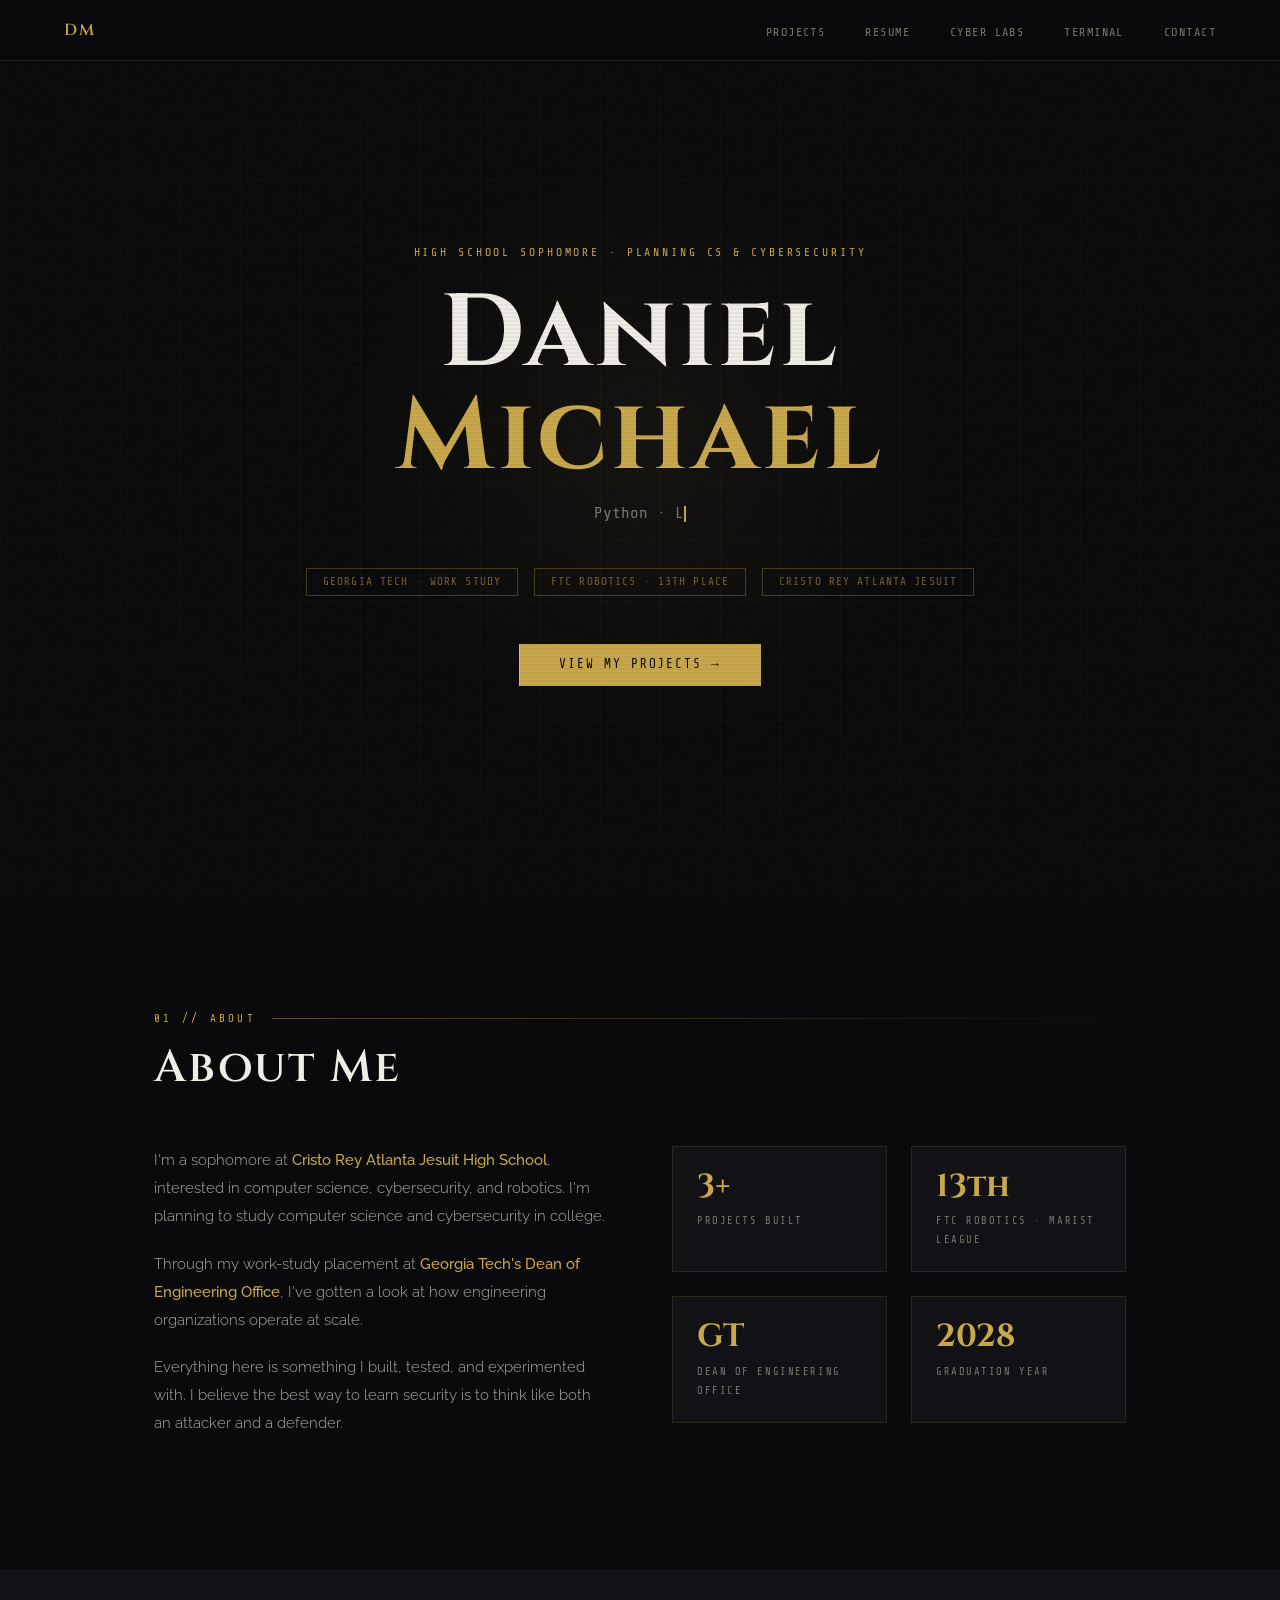
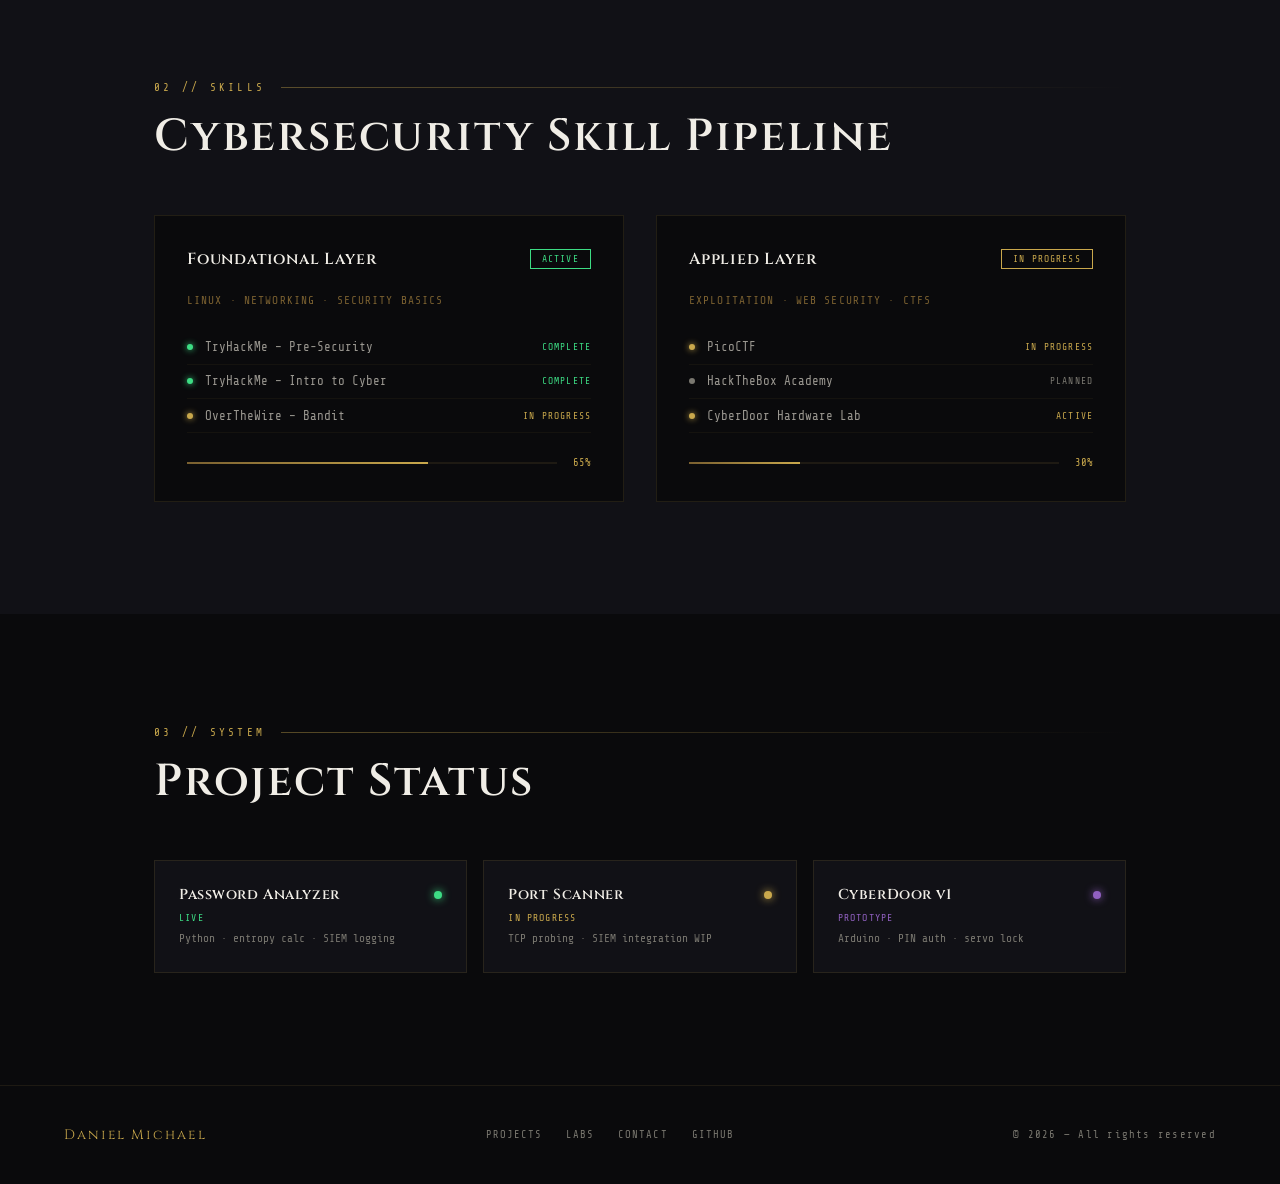
<file: index.html>
<!DOCTYPE html>
<html lang="en">
<head>
  <meta charset="UTF-8" />
  <meta name="viewport" content="width=device-width, initial-scale=1.0" />
  <title>Daniel Michael | Portfolio</title>
  <link href="https://fonts.googleapis.com/css2?family=Share+Tech+Mono&family=Cinzel:wght@400;600;700&family=Raleway:wght@300;400;500&display=swap" rel="stylesheet" />
  <link rel="stylesheet" href="style.css" />
  <style>
    .hero { min-height:100vh; display:flex; align-items:center; justify-content:center; position:relative; overflow:hidden; padding:6rem 4rem 4rem; }
    .hero-grid { position:absolute; inset:0; background-image:linear-gradient(rgba(201,168,76,0.04) 1px,transparent 1px),linear-gradient(90deg,rgba(201,168,76,0.04) 1px,transparent 1px); background-size:60px 60px; mask-image:radial-gradient(ellipse 80% 80% at 50% 50%,black 40%,transparent 100%); }
    .hero-orb { position:absolute; width:600px; height:600px; background:radial-gradient(circle,rgba(201,168,76,0.06) 0%,transparent 70%); border-radius:50%; top:50%; left:50%; transform:translate(-50%,-50%); animation:pulse 6s ease-in-out infinite; }
    @keyframes pulse { 0%,100%{opacity:.6;transform:translate(-50%,-50%) scale(1)} 50%{opacity:1;transform:translate(-50%,-50%) scale(1.08)} }
    .hero-content { position:relative; z-index:2; text-align:center; max-width:900px; }
    .hero-tag { font-family:var(--font-mono); font-size:.72rem; letter-spacing:.25em; color:var(--gold); text-transform:uppercase; margin-bottom:1.5rem; opacity:0; animation:fadeUp .6s .2s forwards; }
    .hero-name { font-family:var(--font-display); font-size:clamp(3rem,8vw,6.5rem); font-weight:700; line-height:1; letter-spacing:.04em; color:var(--white); margin-bottom:1rem; opacity:0; animation:fadeUp .6s .4s forwards; }
    .hero-name span { color:var(--gold); }
    .hero-subtitle { font-family:var(--font-mono); font-size:1rem; color:var(--muted); min-height:1.5em; margin-bottom:2.5rem; opacity:0; animation:fadeUp .6s .6s forwards; }
    .cursor { display:inline-block; width:2px; height:1em; background:var(--gold); vertical-align:text-bottom; animation:blink 1s step-end infinite; }
    @keyframes blink { 0%,100%{opacity:1} 50%{opacity:0} }
    .hero-badges { display:flex; gap:1rem; justify-content:center; flex-wrap:wrap; margin-bottom:3rem; opacity:0; animation:fadeUp .6s .8s forwards; }
    .hero-badge { font-family:var(--font-mono); font-size:.7rem; letter-spacing:.1em; padding:.4rem 1rem; border:1px solid rgba(201,168,76,.3); color:var(--gold-dim); text-transform:uppercase; }
    .hero-cta { display:inline-flex; align-items:center; font-family:var(--font-mono); font-size:.8rem; letter-spacing:.15em; text-transform:uppercase; text-decoration:none; color:var(--obsidian); background:var(--gold); padding:.85rem 2.5rem; position:relative; overflow:hidden; opacity:0; animation:fadeUp .6s 1s forwards; }
    .hero-cta::before { content:''; position:absolute; inset:0; background:var(--gold-light); transform:translateX(-100%); transition:transform .3s; }
    .hero-cta:hover::before { transform:translateX(0); }
    .hero-cta span { position:relative; z-index:1; }
    .scroll-hint { position:absolute; bottom:2rem; left:50%; transform:translateX(-50%); font-family:var(--font-mono); font-size:.65rem; letter-spacing:.2em; color:var(--gold-dim); text-transform:uppercase; display:flex; flex-direction:column; align-items:center; gap:.5rem; animation:fadeUp .6s 1.4s forwards; opacity:0; }
    .scroll-line { width:1px; height:40px; background:linear-gradient(to bottom,var(--gold-dim),transparent); animation:scrollDrop 2s ease-in-out infinite; }
    @keyframes scrollDrop { 0%,100%{transform:scaleY(1);opacity:1} 50%{transform:scaleY(.5);opacity:.4} }

    /* About */
    .about-grid { display:grid; grid-template-columns:1fr 1fr; gap:4rem; align-items:start; }
    .about-text p { font-size:.95rem; line-height:1.85; color:#b0ada6; margin-bottom:1.2rem; }
    .about-text p strong { color:var(--gold); font-weight:500; }
    .about-stats { display:grid; grid-template-columns:1fr 1fr; gap:1.5rem; }
    .stat-card { border:1px solid rgba(201,168,76,.15); padding:1.5rem; background:var(--obsidian-2); position:relative; overflow:hidden; transition:border-color .3s; }
    .stat-card::before { content:''; position:absolute; top:0; left:0; width:3px; height:0; background:var(--gold); transition:height .3s; }
    .stat-card:hover { border-color:rgba(201,168,76,.4); }
    .stat-card:hover::before { height:100%; }
    .stat-num { font-family:var(--font-display); font-size:2rem; color:var(--gold); font-weight:700; display:block; line-height:1; margin-bottom:.4rem; }
    .stat-label { font-family:var(--font-mono); font-size:.65rem; letter-spacing:.15em; color:var(--muted); text-transform:uppercase; }

    /* Skill pipeline */
    .skills-bg { background:var(--obsidian-2); padding:7rem 0; }
    .pipeline { display:grid; grid-template-columns:1fr 1fr; gap:2rem; margin-top:2rem; }
    .pipeline-card { border:1px solid rgba(201,168,76,.12); background:var(--obsidian); padding:2rem; transition:transform .3s,border-color .3s; }
    .pipeline-card:hover { transform:translateY(-4px); border-color:rgba(201,168,76,.35); }
    .pipeline-head { display:flex; align-items:center; justify-content:space-between; margin-bottom:1.5rem; }
    .pipeline-layer { font-family:var(--font-display); font-size:1rem; font-weight:600; color:var(--white); letter-spacing:.05em; }
    .p-tag { font-family:var(--font-mono); font-size:.6rem; letter-spacing:.12em; padding:.25rem .7rem; border:1px solid; text-transform:uppercase; }
    .p-tag-green { border-color:var(--green); color:var(--green); }
    .p-tag-gold  { border-color:var(--gold);  color:var(--gold);  }
    .pipeline-sub { font-family:var(--font-mono); font-size:.7rem; color:var(--gold-dim); letter-spacing:.1em; text-transform:uppercase; margin-bottom:1.5rem; }
    .skill-item { display:flex; align-items:center; gap:.75rem; padding:.6rem 0; border-bottom:1px solid rgba(201,168,76,.06); font-family:var(--font-mono); font-size:.78rem; color:#9a9790; }
    .skill-item:last-child { border-bottom:none; }
    .s-dot { width:6px; height:6px; border-radius:50%; flex-shrink:0; }
    .sd-done    { background:var(--green); box-shadow:0 0 6px var(--green); }
    .sd-active  { background:var(--gold);  box-shadow:0 0 6px var(--gold); }
    .sd-planned { background:var(--muted); }
    .s-status { margin-left:auto; font-size:.6rem; letter-spacing:.12em; text-transform:uppercase; }
    .ss-done    { color:var(--green); } .ss-active { color:var(--gold); } .ss-planned { color:var(--muted); }
    .prog-row { margin-top:1.5rem; display:flex; align-items:center; gap:1rem; }
    .prog-bar { flex:1; height:2px; background:rgba(201,168,76,.1); overflow:hidden; }
    .prog-fill { height:100%; background:linear-gradient(to right,var(--gold-dim),var(--gold)); }
    .prog-pct { font-family:var(--font-mono); font-size:.65rem; color:var(--gold); white-space:nowrap; }

    /* System status */
    .status-grid { display:grid; grid-template-columns:repeat(3,1fr); gap:1rem; }
    .status-card { border:1px solid rgba(201,168,76,.12); background:var(--obsidian-2); padding:1.5rem; transition:border-color .3s; }
    .status-card:hover { border-color:rgba(201,168,76,.3); }
    .sc-top { display:flex; align-items:center; justify-content:space-between; margin-bottom:.5rem; }
    .sc-name { font-family:var(--font-display); font-size:.9rem; font-weight:600; letter-spacing:.04em; color:var(--white); }
    .sc-dot { width:8px; height:8px; border-radius:50%; }
    .scd-live  { background:var(--green); box-shadow:0 0 8px var(--green); }
    .scd-wip   { background:var(--gold);  box-shadow:0 0 8px var(--gold); }
    .scd-proto { background:#9060c0;       box-shadow:0 0 8px #9060c0; }
    .sc-badge { font-family:var(--font-mono); font-size:.62rem; letter-spacing:.12em; text-transform:uppercase; margin-bottom:.5rem; display:block; }
    .scb-live  { color:var(--green); } .scb-wip { color:var(--gold); } .scb-proto { color:#9060c0; }
    .sc-desc { font-family:var(--font-mono); font-size:.7rem; color:var(--muted); line-height:1.5; }

    @media (max-width:768px) {
      .hero { padding:5rem 1.5rem 4rem; }
      .about-grid { grid-template-columns:1fr; gap:2.5rem; }
      .pipeline { grid-template-columns:1fr; }
      .status-grid { grid-template-columns:1fr; }
    }
  </style>
</head>
<body>

  <nav>
    <a href="index.html" class="nav-logo">DM</a>
    <ul class="nav-links">
      <li><a href="projects.html">Projects</a></li>
      <li><a href="resume.html">Resume</a></li>
      <li><a href="labs.html">Cyber Labs</a></li>
      <li><a href="terminal.html">Terminal</a></li>
      <li><a href="contact.html">Contact</a></li>
    </ul>
  </nav>

  <div class="hero">
    <div class="hero-grid"></div>
    <div class="hero-orb"></div>
    <div class="hero-content">
      <p class="hero-tag">High School Sophomore · Planning CS &amp; Cybersecurity</p>
      <h1 class="hero-name">Daniel <span>Michael</span></h1>
      <p class="hero-subtitle" id="typewriter"><span class="cursor"></span></p>
      <div class="hero-badges">
        <span class="hero-badge">Georgia Tech · Work Study</span>
        <span class="hero-badge">FTC Robotics · 13th Place</span>
        <span class="hero-badge">Cristo Rey Atlanta Jesuit</span>
      </div>
      <a href="projects.html" class="hero-cta"><span>View My Projects →</span></a>
    </div>
  </div>

  <section id="about" class="reveal">
    <p class="section-label">01 // About</p>
    <h2 class="section-title">About Me</h2>
    <div class="about-grid">
      <div class="about-text">
        <p>I'm a sophomore at <strong>Cristo Rey Atlanta Jesuit High School</strong>, interested in computer science, cybersecurity, and robotics. I'm planning to study computer science and cybersecurity in college.</p>
        <p>Through my work-study placement at <strong>Georgia Tech's Dean of Engineering Office</strong>, I've gotten a look at how engineering organizations operate at scale.</p>
        <p>Everything here is something I built, tested, and experimented with. I believe the best way to learn security is to think like both an attacker and a defender.</p>
      </div>
      <div class="about-stats">
        <div class="stat-card"><span class="stat-num">3+</span><span class="stat-label">Projects Built</span></div>
        <div class="stat-card"><span class="stat-num">13th</span><span class="stat-label">FTC Robotics · Marist League</span></div>
        <div class="stat-card"><span class="stat-num">GT</span><span class="stat-label">Dean of Engineering Office</span></div>
        <div class="stat-card"><span class="stat-num">2028</span><span class="stat-label">Graduation Year</span></div>
      </div>
    </div>
  </section>

  <div class="skills-bg">
    <div class="reveal" style="max-width:1100px;margin:0 auto;padding:0 4rem;">
      <p class="section-label">02 // Skills</p>
      <h2 class="section-title">Cybersecurity Skill Pipeline</h2>
      <div class="pipeline">
        <div class="pipeline-card">
          <div class="pipeline-head">
            <span class="pipeline-layer">Foundational Layer</span>
            <span class="p-tag p-tag-green">Active</span>
          </div>
          <p class="pipeline-sub">Linux · Networking · Security Basics</p>
          <div class="skill-item"><span class="s-dot sd-done"></span>TryHackMe – Pre-Security<span class="s-status ss-done">Complete</span></div>
          <div class="skill-item"><span class="s-dot sd-done"></span>TryHackMe – Intro to Cyber<span class="s-status ss-done">Complete</span></div>
          <div class="skill-item"><span class="s-dot sd-active"></span>OverTheWire – Bandit<span class="s-status ss-active">In Progress</span></div>
          <div class="prog-row"><div class="prog-bar"><div class="prog-fill" style="width:65%"></div></div><span class="prog-pct">65%</span></div>
        </div>
        <div class="pipeline-card">
          <div class="pipeline-head">
            <span class="pipeline-layer">Applied Layer</span>
            <span class="p-tag p-tag-gold">In Progress</span>
          </div>
          <p class="pipeline-sub">Exploitation · Web Security · CTFs</p>
          <div class="skill-item"><span class="s-dot sd-active"></span>PicoCTF<span class="s-status ss-active">In Progress</span></div>
          <div class="skill-item"><span class="s-dot sd-planned"></span>HackTheBox Academy<span class="s-status ss-planned">Planned</span></div>
          <div class="skill-item"><span class="s-dot sd-active"></span>CyberDoor Hardware Lab<span class="s-status ss-active">Active</span></div>
          <div class="prog-row"><div class="prog-bar"><div class="prog-fill" style="width:30%"></div></div><span class="prog-pct">30%</span></div>
        </div>
      </div>
    </div>
  </div>

  <section class="reveal">
    <p class="section-label">03 // System</p>
    <h2 class="section-title">Project Status</h2>
    <div class="status-grid">
      <div class="status-card">
        <div class="sc-top"><span class="sc-name">Password Analyzer</span><span class="sc-dot scd-live"></span></div>
        <span class="sc-badge scb-live">Live</span>
        <p class="sc-desc">Python · entropy calc · SIEM logging</p>
      </div>
      <div class="status-card">
        <div class="sc-top"><span class="sc-name">Port Scanner</span><span class="sc-dot scd-wip"></span></div>
        <span class="sc-badge scb-wip">In Progress</span>
        <p class="sc-desc">TCP probing · SIEM integration WIP</p>
      </div>
      <div class="status-card">
        <div class="sc-top"><span class="sc-name">CyberDoor v1</span><span class="sc-dot scd-proto"></span></div>
        <span class="sc-badge scb-proto">Prototype</span>
        <p class="sc-desc">Arduino · PIN auth · servo lock</p>
      </div>
    </div>
  </section>

  <footer>
    <span class="footer-name">Daniel Michael</span>
    <div class="footer-links">
      <a href="projects.html">Projects</a><a href="labs.html">Labs</a>
      <a href="contact.html">Contact</a>
      <a href="https://github.com/danielmichael20208" target="_blank">GitHub</a>
    </div>
    <span class="footer-copy">© 2026 — All rights reserved</span>
  </footer>

  <script>
    const phrases=['Python · Linux · Networking','Planning to study CS & Cybersecurity','FTC Robotics · 13th Place, Marist League','Georgia Tech Work Study · Class of 2028'];
    let pi=0,ci=0,del=false;
    const el=document.getElementById('typewriter');
    function type(){
      const p=phrases[pi];
      if(!del){el.innerHTML=p.slice(0,ci+1)+'<span class="cursor"></span>';ci++;if(ci===p.length){del=true;setTimeout(type,1800);return;}setTimeout(type,55);}
      else{el.innerHTML=p.slice(0,ci-1)+'<span class="cursor"></span>';ci--;if(ci===0){del=false;pi=(pi+1)%phrases.length;setTimeout(type,400);return;}setTimeout(type,28);}
    }
    setTimeout(type,1200);
    const obs=new IntersectionObserver(e=>e.forEach(x=>{if(x.isIntersecting)x.target.classList.add('visible');}),{threshold:.1});
    document.querySelectorAll('.reveal').forEach(el=>obs.observe(el));
  </script>
</body>
</html>
</file>
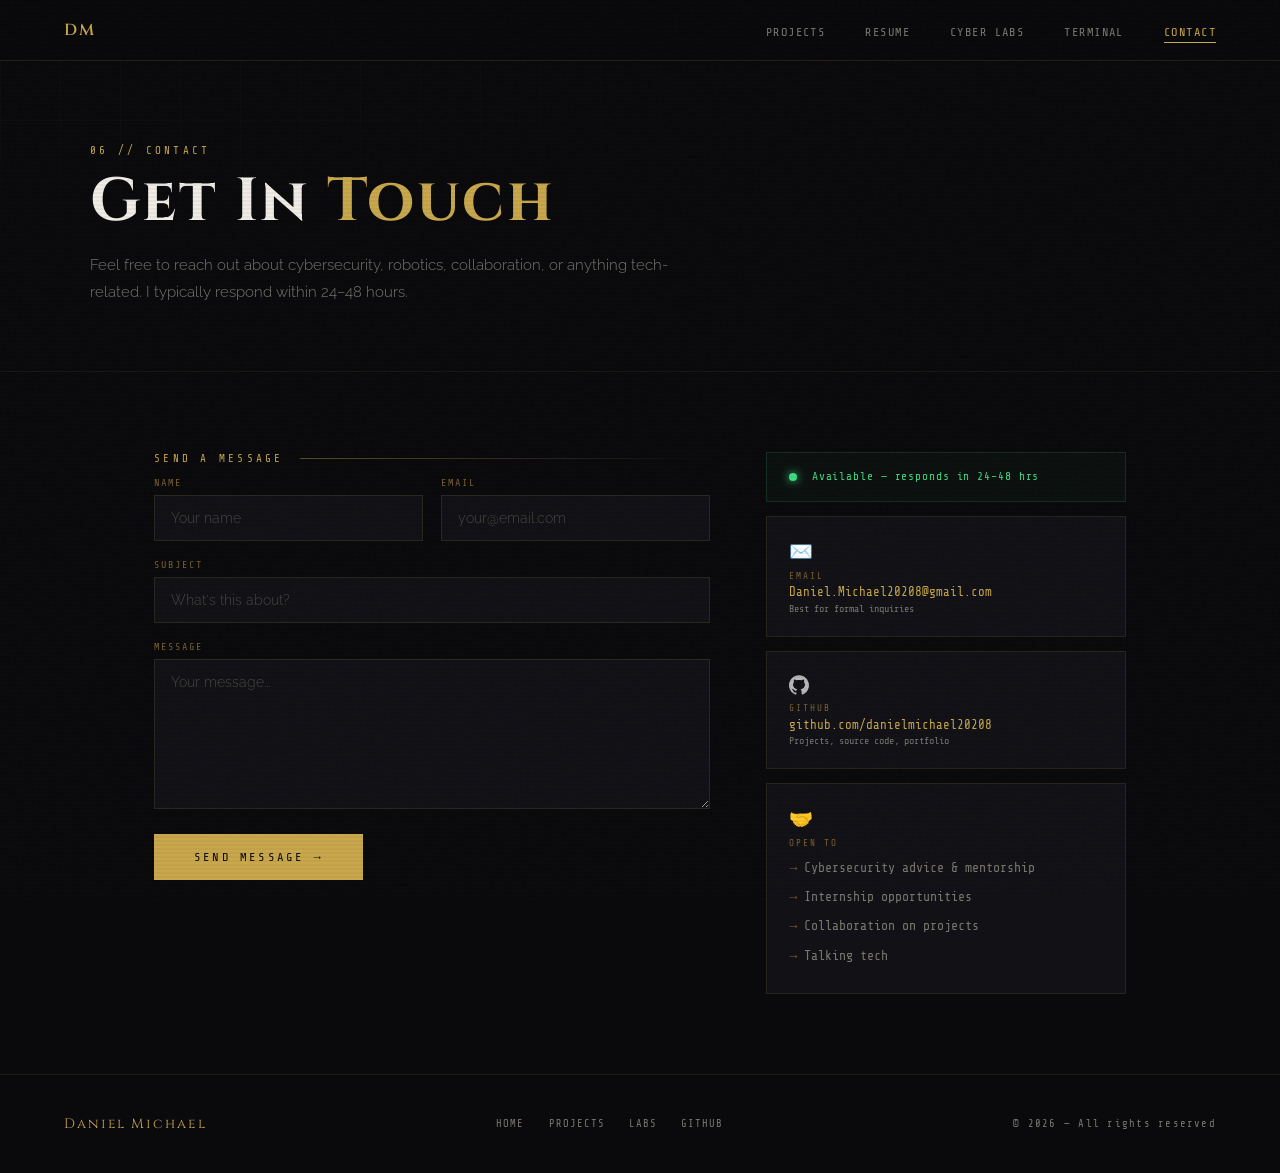
<file: contact.html>
<!DOCTYPE html>
<html lang="en">
<head>
  <meta charset="UTF-8" /><meta name="viewport" content="width=device-width, initial-scale=1.0" />
  <title>Contact | Daniel Michael</title>
  <link href="https://fonts.googleapis.com/css2?family=Share+Tech+Mono&family=Cinzel:wght@400;600;700&family=Raleway:wght@300;400;500&display=swap" rel="stylesheet" />
  <link rel="stylesheet" href="style.css" />
  <style>
    .contact-layout { display:grid; grid-template-columns:1fr 360px; gap:3.5rem; align-items:start; }
    .field-group { display:flex; flex-direction:column; gap:.45rem; margin-bottom:1.1rem; }
    .field-label { font-family:var(--font-mono); font-size:.63rem; letter-spacing:.2em; color:var(--gold-dim); text-transform:uppercase; }
    .field-input,.field-textarea { background:var(--obsidian-2); border:1px solid rgba(201,168,76,.15); color:var(--white); font-family:var(--font-body); font-size:.9rem; font-weight:300; padding:.85rem 1rem; outline:none; transition:border-color .25s; width:100%; }
    .field-input::placeholder,.field-textarea::placeholder { color:#4a4840; }
    .field-input:focus,.field-textarea:focus { border-color:rgba(201,168,76,.5); }
    .field-textarea { resize:vertical; min-height:150px; }
    .form-row { display:grid; grid-template-columns:1fr 1fr; gap:1.1rem; }
    .btn-submit { font-family:var(--font-mono); font-size:.76rem; letter-spacing:.18em; text-transform:uppercase; color:var(--obsidian); background:var(--gold); border:none; padding:.95rem 2.5rem; cursor:pointer; position:relative; overflow:hidden; transition:background .25s; margin-top:.5rem; }
    .btn-submit::before { content:''; position:absolute; inset:0; background:var(--gold-light); transform:translateX(-100%); transition:transform .3s; }
    .btn-submit:hover::before { transform:translateX(0); }
    .btn-submit span { position:relative; z-index:1; }
    #form-status { font-family:var(--font-mono); font-size:.73rem; letter-spacing:.1em; padding:.7rem 1rem; display:none; margin-top:.75rem; }
    #form-status.success { color:var(--green); border:1px solid rgba(61,220,132,.2); }
    #form-status.error   { color:#dc6060;     border:1px solid rgba(220,96,96,.2);  }

    .info-col { display:flex; flex-direction:column; gap:.9rem; }
    .info-card { border:1px solid rgba(201,168,76,.12); background:var(--obsidian-2); padding:1.4rem; position:relative; overflow:hidden; transition:border-color .3s; }
    .info-card::before { content:''; position:absolute; top:0; left:0; width:3px; height:0; background:var(--gold); transition:height .3s; }
    .info-card:hover { border-color:rgba(201,168,76,.35); }
    .info-card:hover::before { height:100%; }
    .info-icon { margin-bottom:.5rem; display:flex; align-items:center; }
    .info-icon svg { width:20px; height:20px; opacity:.7; }
    .info-icon-emoji { font-size:1.2rem; }
    .info-label { font-family:var(--font-mono); font-size:.58rem; letter-spacing:.2em; color:var(--gold-dim); text-transform:uppercase; margin-bottom:.3rem; }
    .info-value { font-family:var(--font-mono); font-size:.78rem; color:var(--white); }
    .info-value a { color:var(--gold); text-decoration:none; transition:color .2s; }
    .info-value a:hover { color:var(--gold-light); }
    .info-sub { font-family:var(--font-mono); font-size:.63rem; color:var(--muted); margin-top:.2rem; }

    .avail-card { border:1px solid rgba(61,220,132,.15); background:rgba(61,220,132,.03); padding:1.1rem 1.4rem; display:flex; align-items:center; gap:.9rem; }
    .avail-dot { width:8px; height:8px; border-radius:50%; background:var(--green); box-shadow:0 0 8px var(--green); flex-shrink:0; animation:pdot 2s ease-in-out infinite; }
    @keyframes pdot { 0%,100%{opacity:1} 50%{opacity:.4} }
    .avail-text { font-family:var(--font-mono); font-size:.7rem; color:var(--green); letter-spacing:.08em; }

    .open-to { font-size:.82rem; line-height:1.8; color:var(--muted); font-family:var(--font-mono); }
    .open-to li { list-style:none; padding:.18rem 0; }
    .open-to li::before { content:'→ '; color:var(--gold-dim); }

    @media (max-width:900px) { .contact-layout { grid-template-columns:1fr; } .form-row { grid-template-columns:1fr; } }
  </style>
</head>
<body>
  <nav>
    <a href="index.html" class="nav-logo">DM</a>
    <ul class="nav-links">
      <li><a href="projects.html">Projects</a></li>
      <li><a href="resume.html">Resume</a></li>
      <li><a href="labs.html">Cyber Labs</a></li>
      <li><a href="terminal.html">Terminal</a></li>
      <li><a href="contact.html" class="active">Contact</a></li>
    </ul>
  </nav>

  <div class="page-hero">
    <div class="page-hero-grid"></div>
    <div class="page-hero-inner">
      <p class="page-tag">06 // Contact</p>
      <h1 class="page-title">Get In <span>Touch</span></h1>
      <p class="page-desc">Feel free to reach out about cybersecurity, robotics, collaboration, or anything tech-related. I typically respond within 24–48 hours.</p>
    </div>
  </div>

  <div class="page-content">
    <div class="contact-layout reveal">

      <!-- Form -->
      <div>
        <p class="section-label">Send a Message</p>
        <form id="contact-form" action="https://formspree.io/f/your-form-id" method="POST">
          <div class="form-row">
            <div class="field-group">
              <label class="field-label" for="name">Name</label>
              <input class="field-input" type="text" id="name" name="name" placeholder="Your name" required />
            </div>
            <div class="field-group">
              <label class="field-label" for="email">Email</label>
              <input class="field-input" type="email" id="email" name="email" placeholder="your@email.com" required />
            </div>
          </div>
          <div class="field-group">
            <label class="field-label" for="subject">Subject</label>
            <input class="field-input" type="text" id="subject" name="subject" placeholder="What's this about?" />
          </div>
          <div class="field-group">
            <label class="field-label" for="message">Message</label>
            <textarea class="field-textarea" id="message" name="message" placeholder="Your message..." required></textarea>
          </div>
          <div id="form-status"></div>
          <button type="submit" class="btn-submit"><span>Send Message →</span></button>
        </form>
      </div>

      <!-- Sidebar -->
      <div class="info-col">
        <div class="avail-card">
          <div class="avail-dot"></div>
          <span class="avail-text">Available — responds in 24–48 hrs</span>
        </div>

        <div class="info-card">
          <div class="info-icon"><span class="info-icon-emoji">✉️</span></div>
          <p class="info-label">Email</p>
          <p class="info-value"><a href="mailto:Daniel.Michael20208@gmail.com">Daniel.Michael20208@gmail.com</a></p>
          <p class="info-sub">Best for formal inquiries</p>
        </div>

        <div class="info-card">
          <div class="info-icon">
            <!-- GitHub Invertocat (official white) -->
            <svg width="20" height="20" viewBox="0 0 98 96" fill="none" xmlns="http://www.w3.org/2000/svg">
              <path d="M41.4395 69.3848C28.8066 67.8535 19.9062 58.7617 19.9062 46.9902C19.9062 42.2051 21.6289 37.0371 24.5 33.5918C23.2559 30.4336 23.4473 23.7344 24.8828 20.959C28.7109 20.4805 33.8789 22.4902 36.9414 25.2656C40.5781 24.1172 44.4062 23.543 49.0957 23.543C53.7852 23.543 57.6133 24.1172 61.0586 25.1699C64.0254 22.4902 69.2891 20.4805 73.1172 20.959C74.457 23.543 74.6484 30.2422 73.4043 33.4961C76.4668 37.1328 78.0937 42.0137 78.0937 46.9902C78.0937 58.7617 69.1934 67.6621 56.3691 69.2891C59.623 71.3945 61.8242 75.9883 61.8242 81.252L61.8242 91.2051C61.8242 94.0762 64.2168 95.7031 67.0879 94.5547C84.4102 87.9512 98 70.6289 98 49.1914C98 22.1074 75.9883 0 48.9043 0C21.8203 0 0 22.1074 0 49.1914C0 70.4375 13.4941 88.0469 31.6777 94.6504C34.2617 95.6074 36.75 93.8848 36.75 91.3008L36.75 83.6445C35.4102 84.2188 33.6875 84.6016 32.1562 84.6016C25.8398 84.6016 22.1074 81.1563 19.4277 74.7441C18.375 72.1602 17.2266 70.6289 15.0254 70.3418C13.877 70.2461 13.4941 69.7676 13.4941 69.1934C13.4941 68.0449 15.4082 67.1836 17.3223 67.1836C20.0977 67.1836 22.4902 68.9063 24.9785 72.4473C26.8926 75.2227 28.9023 76.4668 31.2949 76.4668C33.6875 76.4668 35.2187 75.6055 37.4199 73.4043C39.0469 71.7773 40.291 70.3418 41.4395 69.3848Z" fill="white"/>
            </svg>
          </div>
          <p class="info-label">GitHub</p>
          <p class="info-value"><a href="https://github.com/danielmichael20208" target="_blank">github.com/danielmichael20208</a></p>
          <p class="info-sub">Projects, source code, portfolio</p>
        </div>

        <div class="info-card">
          <div class="info-icon"><span class="info-icon-emoji">🤝</span></div>
          <p class="info-label">Open To</p>
          <ul class="open-to">
            <li>Cybersecurity advice &amp; mentorship</li>
            <li>Internship opportunities</li>
            <li>Collaboration on projects</li>
            <li>Talking tech</li>
          </ul>
        </div>
      </div>
    </div>
  </div>

  <footer>
    <span class="footer-name">Daniel Michael</span>
    <div class="footer-links"><a href="index.html">Home</a><a href="projects.html">Projects</a><a href="labs.html">Labs</a><a href="https://github.com/danielmichael20208" target="_blank">GitHub</a></div>
    <span class="footer-copy">© 2026 — All rights reserved</span>
  </footer>

  <script>
    const obs=new IntersectionObserver(e=>e.forEach(x=>{if(x.isIntersecting)x.target.classList.add('visible');}),{threshold:.05});
    document.querySelectorAll('.reveal').forEach(el=>obs.observe(el));
    const form=document.getElementById('contact-form');
    const status=document.getElementById('form-status');
    form.addEventListener('submit',async e=>{
      e.preventDefault();
      try{
        const res=await fetch(form.action,{method:'POST',body:new FormData(form),headers:{'Accept':'application/json'}});
        if(res.ok){status.textContent='[OK] Message sent! I\'ll reply within 48 hours.';status.className='success';status.style.display='block';form.reset();}
        else throw new Error();
      }catch{status.textContent='[ERR] Send failed. Email me directly: Daniel.Michael20208@gmail.com';status.className='error';status.style.display='block';}
    });
  </script>
</body>
</html>
</file>
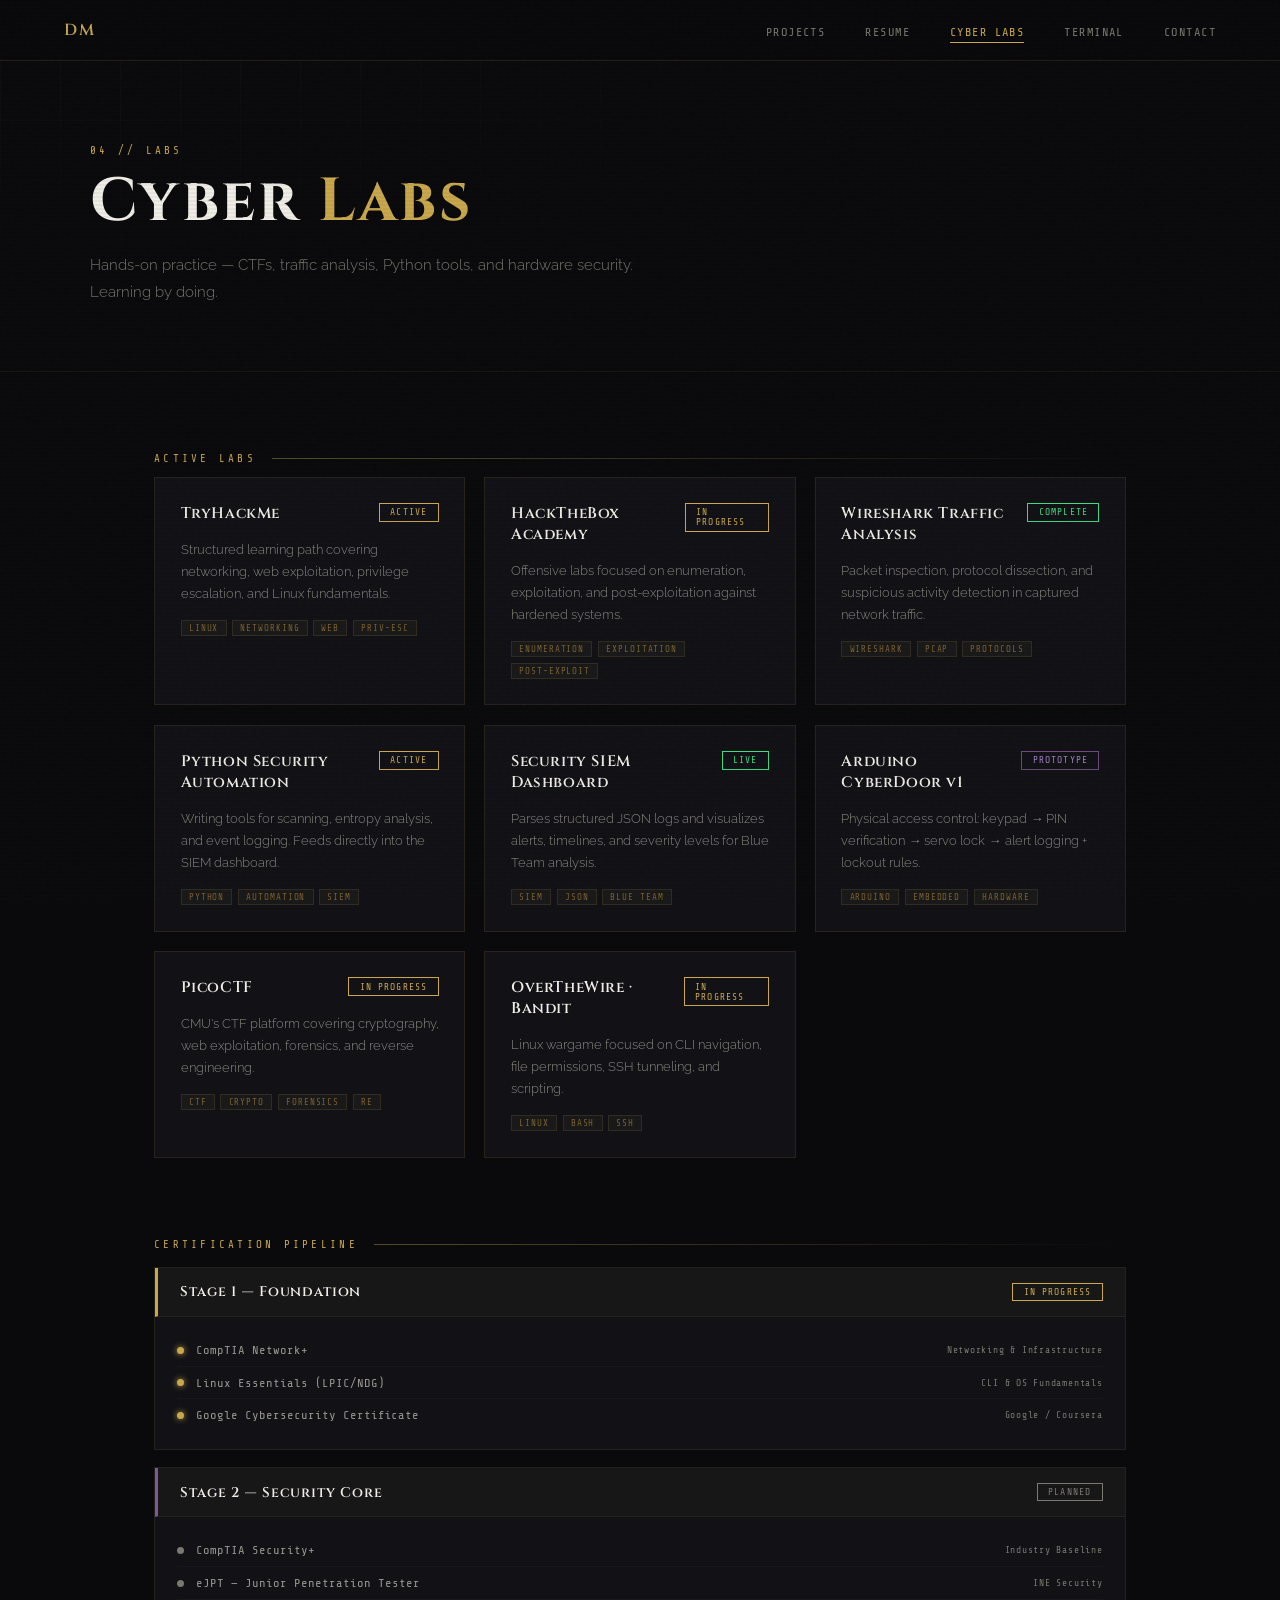
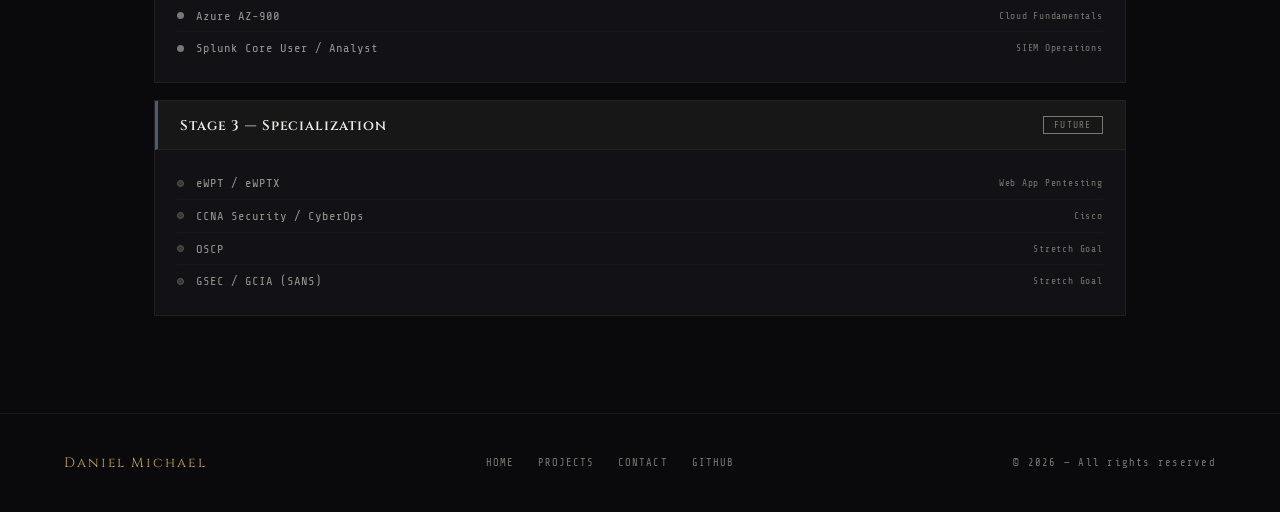
<file: labs.html>
<!DOCTYPE html>
<html lang="en">
<head>
  <meta charset="UTF-8" /><meta name="viewport" content="width=device-width, initial-scale=1.0" />
  <title>Cyber Labs | Daniel Michael</title>
  <link href="https://fonts.googleapis.com/css2?family=Share+Tech+Mono&family=Cinzel:wght@400;600;700&family=Raleway:wght@300;400;500&display=swap" rel="stylesheet" />
  <link rel="stylesheet" href="style.css" />
  <style>
    .labs-grid { display:grid; grid-template-columns:repeat(auto-fill,minmax(300px,1fr)); gap:1.2rem; margin-bottom:5rem; }
    .lab-card { border:1px solid rgba(201,168,76,.12); background:var(--obsidian-2); padding:1.6rem; position:relative; transition:transform .3s,border-color .3s; overflow:hidden; }
    .lab-card::after { content:''; position:absolute; bottom:0; left:0; right:0; height:2px; background:linear-gradient(to right,transparent,var(--gold-dim),transparent); opacity:0; transition:opacity .3s; }
    .lab-card:hover { transform:translateY(-3px); border-color:rgba(201,168,76,.3); }
    .lab-card:hover::after { opacity:1; }
    .lab-top { display:flex; align-items:flex-start; justify-content:space-between; margin-bottom:.9rem; }
    .lab-name { font-family:var(--font-display); font-size:.95rem; font-weight:600; letter-spacing:.04em; color:var(--white); }
    .lab-desc { font-size:.82rem; line-height:1.7; color:#8a8780; margin-bottom:.9rem; }
    .lab-tags { display:flex; flex-wrap:wrap; gap:.35rem; }
    .tag { font-family:var(--font-mono); font-size:.57rem; letter-spacing:.1em; padding:.13rem .45rem; background:rgba(201,168,76,.05); border:1px solid rgba(201,168,76,.13); color:var(--gold-dim); text-transform:uppercase; }

    .cert-section { margin-top:1rem; }
    .cert-stage { border:1px solid rgba(201,168,76,.1); background:var(--obsidian-2); margin-bottom:1.1rem; overflow:hidden; }
    .cert-head { display:flex; align-items:center; justify-content:space-between; padding:.9rem 1.4rem; background:rgba(201,168,76,.04); border-bottom:1px solid rgba(201,168,76,.08); }
    .cert-name { font-family:var(--font-display); font-size:.88rem; font-weight:600; letter-spacing:.06em; color:var(--white); }
    .cert-body { padding:1.1rem 1.4rem; }
    .cert-item { display:flex; align-items:center; gap:.7rem; padding:.55rem 0; border-bottom:1px solid rgba(201,168,76,.05); font-family:var(--font-mono); font-size:.76rem; color:#9a9790; }
    .cert-item:last-child { border-bottom:none; }
    .c-dot { width:7px; height:7px; border-radius:50%; flex-shrink:0; }
    .cd-active  { background:var(--gold);  box-shadow:0 0 6px var(--gold); }
    .cd-planned { background:var(--muted); }
    .cd-future  { background:#3a3830; border:1px solid #5a5850; }
    .cert-item span:last-child { margin-left:auto; font-size:.6rem; color:var(--muted); letter-spacing:.08em; }
    .s1-head { border-left:3px solid var(--gold); }
    .s2-head { border-left:3px solid #7a5a90; }
    .s3-head { border-left:3px solid #4a5a7a; }
  </style>
</head>
<body>
  <nav>
    <a href="index.html" class="nav-logo">DM</a>
    <ul class="nav-links">
      <li><a href="projects.html">Projects</a></li>
      <li><a href="resume.html">Resume</a></li>
      <li><a href="labs.html" class="active">Cyber Labs</a></li>
      <li><a href="terminal.html">Terminal</a></li>
      <li><a href="contact.html">Contact</a></li>
    </ul>
  </nav>

  <div class="page-hero">
    <div class="page-hero-grid"></div>
    <div class="page-hero-inner">
      <p class="page-tag">04 // Labs</p>
      <h1 class="page-title">Cyber <span>Labs</span></h1>
      <p class="page-desc">Hands-on practice — CTFs, traffic analysis, Python tools, and hardware security. Learning by doing.</p>
    </div>
  </div>

  <div class="page-content">
    <p class="section-label reveal">Active Labs</p>
    <div class="labs-grid reveal">
      <div class="lab-card"><div class="lab-top"><span class="lab-name">TryHackMe</span><span class="badge badge-active">Active</span></div><p class="lab-desc">Structured learning path covering networking, web exploitation, privilege escalation, and Linux fundamentals.</p><div class="lab-tags"><span class="tag">Linux</span><span class="tag">Networking</span><span class="tag">Web</span><span class="tag">Priv-Esc</span></div></div>
      <div class="lab-card"><div class="lab-top"><span class="lab-name">HackTheBox Academy</span><span class="badge badge-active">In Progress</span></div><p class="lab-desc">Offensive labs focused on enumeration, exploitation, and post-exploitation against hardened systems.</p><div class="lab-tags"><span class="tag">Enumeration</span><span class="tag">Exploitation</span><span class="tag">Post-Exploit</span></div></div>
      <div class="lab-card"><div class="lab-top"><span class="lab-name">Wireshark Traffic Analysis</span><span class="badge badge-complete">Complete</span></div><p class="lab-desc">Packet inspection, protocol dissection, and suspicious activity detection in captured network traffic.</p><div class="lab-tags"><span class="tag">Wireshark</span><span class="tag">PCAP</span><span class="tag">Protocols</span></div></div>
      <div class="lab-card"><div class="lab-top"><span class="lab-name">Python Security Automation</span><span class="badge badge-active">Active</span></div><p class="lab-desc">Writing tools for scanning, entropy analysis, and event logging. Feeds directly into the SIEM dashboard.</p><div class="lab-tags"><span class="tag">Python</span><span class="tag">Automation</span><span class="tag">SIEM</span></div></div>
      <div class="lab-card"><div class="lab-top"><span class="lab-name">Security SIEM Dashboard</span><span class="badge badge-live">Live</span></div><p class="lab-desc">Parses structured JSON logs and visualizes alerts, timelines, and severity levels for Blue Team analysis.</p><div class="lab-tags"><span class="tag">SIEM</span><span class="tag">JSON</span><span class="tag">Blue Team</span></div></div>
      <div class="lab-card"><div class="lab-top"><span class="lab-name">Arduino CyberDoor v1</span><span class="badge badge-proto">Prototype</span></div><p class="lab-desc">Physical access control: keypad → PIN verification → servo lock → alert logging + lockout rules.</p><div class="lab-tags"><span class="tag">Arduino</span><span class="tag">Embedded</span><span class="tag">Hardware</span></div></div>
      <div class="lab-card"><div class="lab-top"><span class="lab-name">PicoCTF</span><span class="badge badge-active">In Progress</span></div><p class="lab-desc">CMU's CTF platform covering cryptography, web exploitation, forensics, and reverse engineering.</p><div class="lab-tags"><span class="tag">CTF</span><span class="tag">Crypto</span><span class="tag">Forensics</span><span class="tag">RE</span></div></div>
      <div class="lab-card"><div class="lab-top"><span class="lab-name">OverTheWire · Bandit</span><span class="badge badge-active">In Progress</span></div><p class="lab-desc">Linux wargame focused on CLI navigation, file permissions, SSH tunneling, and scripting.</p><div class="lab-tags"><span class="tag">Linux</span><span class="tag">Bash</span><span class="tag">SSH</span></div></div>
    </div>

    <p class="section-label reveal">Certification Pipeline</p>
    <div class="cert-section reveal">
      <div class="cert-stage">
        <div class="cert-head s1-head"><span class="cert-name">Stage 1 — Foundation</span><span class="badge badge-active">In Progress</span></div>
        <div class="cert-body">
          <div class="cert-item"><span class="c-dot cd-active"></span>CompTIA Network+<span>Networking & Infrastructure</span></div>
          <div class="cert-item"><span class="c-dot cd-active"></span>Linux Essentials (LPIC/NDG)<span>CLI & OS Fundamentals</span></div>
          <div class="cert-item"><span class="c-dot cd-active"></span>Google Cybersecurity Certificate<span>Google / Coursera</span></div>
        </div>
      </div>
      <div class="cert-stage">
        <div class="cert-head s2-head"><span class="cert-name">Stage 2 — Security Core</span><span class="badge badge-planned">Planned</span></div>
        <div class="cert-body">
          <div class="cert-item"><span class="c-dot cd-planned"></span>CompTIA Security+<span>Industry Baseline</span></div>
          <div class="cert-item"><span class="c-dot cd-planned"></span>eJPT — Junior Penetration Tester<span>INE Security</span></div>
          <div class="cert-item"><span class="c-dot cd-planned"></span>Azure AZ-900<span>Cloud Fundamentals</span></div>
          <div class="cert-item"><span class="c-dot cd-planned"></span>Splunk Core User / Analyst<span>SIEM Operations</span></div>
        </div>
      </div>
      <div class="cert-stage">
        <div class="cert-head s3-head"><span class="cert-name">Stage 3 — Specialization</span><span class="badge badge-planned">Future</span></div>
        <div class="cert-body">
          <div class="cert-item"><span class="c-dot cd-future"></span>eWPT / eWPTX<span>Web App Pentesting</span></div>
          <div class="cert-item"><span class="c-dot cd-future"></span>CCNA Security / CyberOps<span>Cisco</span></div>
          <div class="cert-item"><span class="c-dot cd-future"></span>OSCP<span>Stretch Goal</span></div>
          <div class="cert-item"><span class="c-dot cd-future"></span>GSEC / GCIA (SANS)<span>Stretch Goal</span></div>
        </div>
      </div>
    </div>
  </div>

  <footer>
    <span class="footer-name">Daniel Michael</span>
    <div class="footer-links"><a href="index.html">Home</a><a href="projects.html">Projects</a><a href="contact.html">Contact</a><a href="https://github.com/danielmichael20208" target="_blank">GitHub</a></div>
    <span class="footer-copy">© 2026 — All rights reserved</span>
  </footer>
  <script>
    const obs=new IntersectionObserver(e=>e.forEach(x=>{if(x.isIntersecting)x.target.classList.add('visible');}),{threshold:.05});
    document.querySelectorAll('.reveal').forEach(el=>obs.observe(el));
  </script>
</body>
</html>
</file>
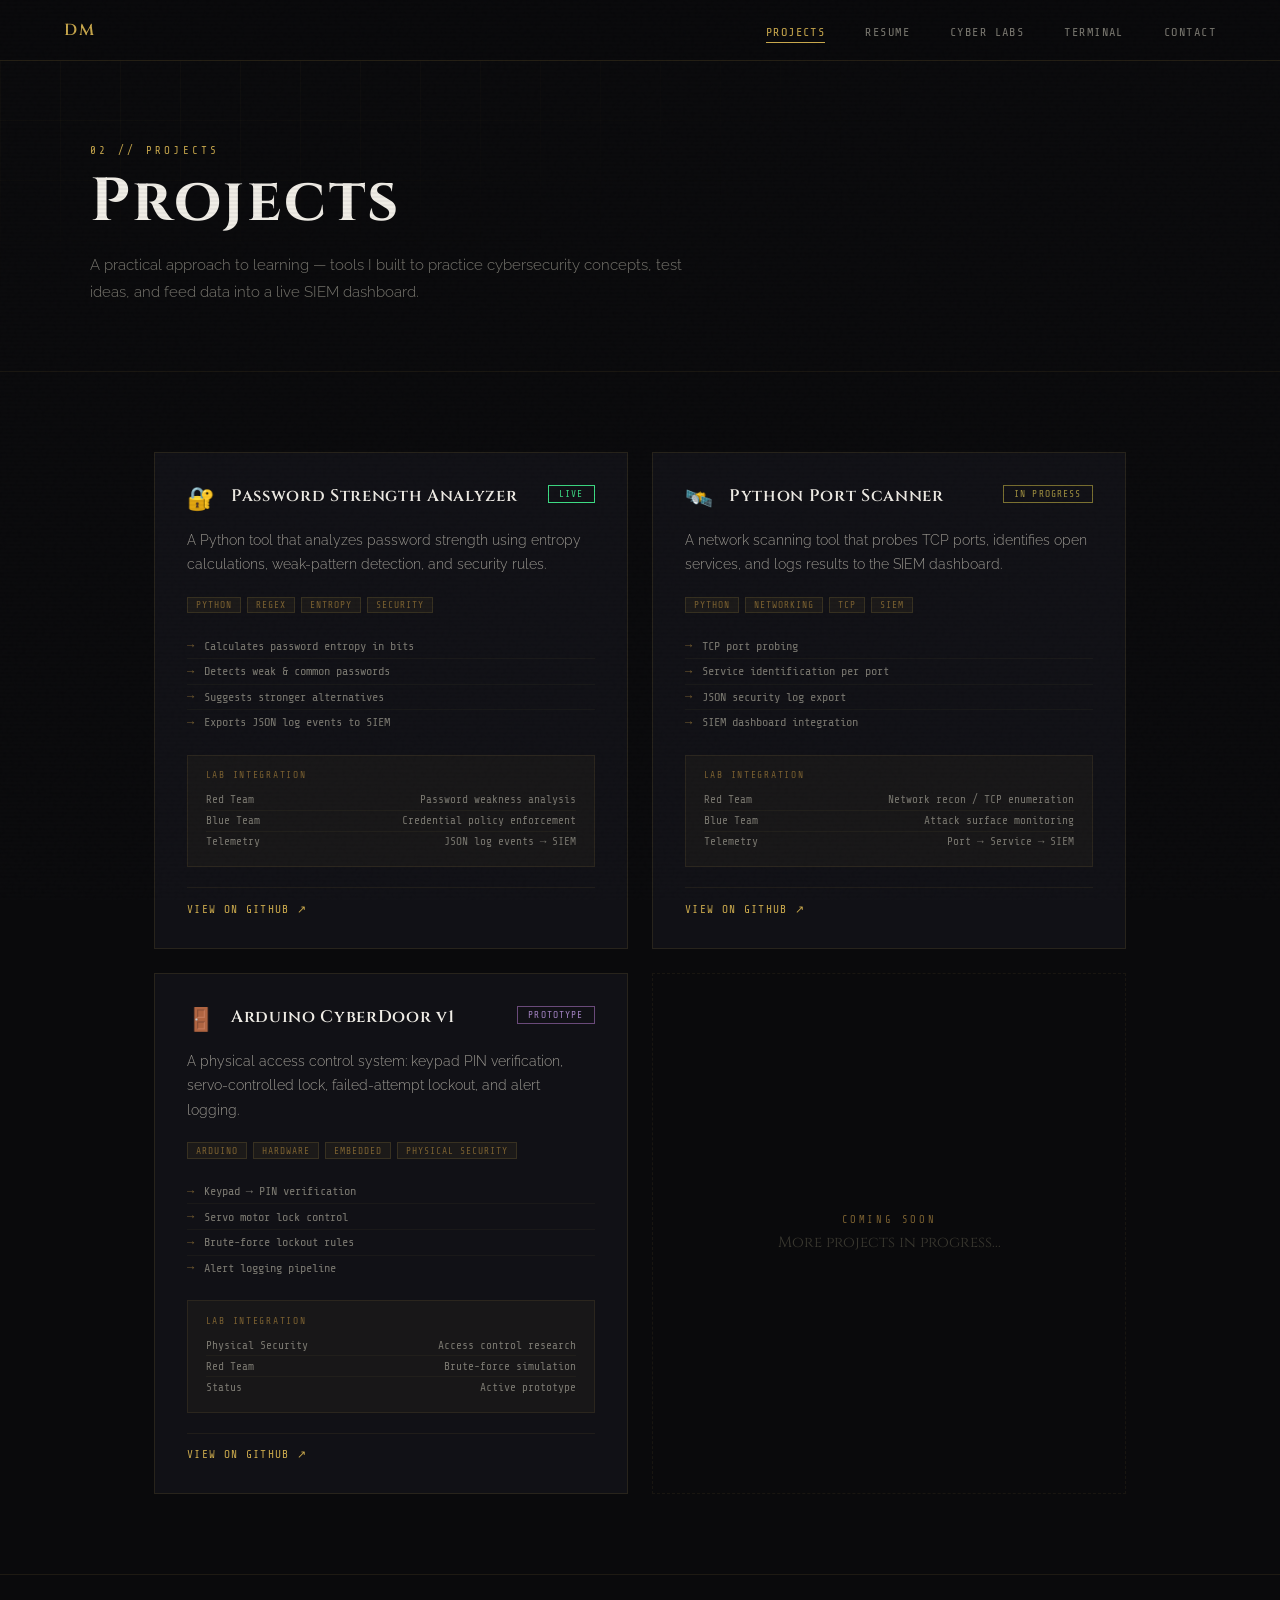
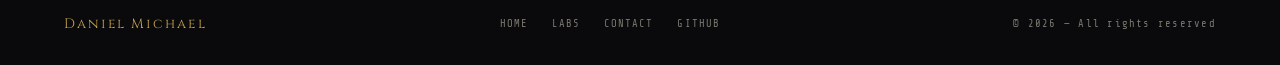
<file: projects.html>
<!DOCTYPE html>
<html lang="en">
<head>
  <meta charset="UTF-8" /><meta name="viewport" content="width=device-width, initial-scale=1.0" />
  <title>Projects | Daniel Michael</title>
  <link href="https://fonts.googleapis.com/css2?family=Share+Tech+Mono&family=Cinzel:wght@400;600;700&family=Raleway:wght@300;400;500&display=swap" rel="stylesheet" />
  <link rel="stylesheet" href="style.css" />
  <style>
    .projects-grid { display:grid; grid-template-columns:repeat(auto-fill,minmax(460px,1fr)); gap:1.5rem; }
    .proj-card { border:1px solid rgba(201,168,76,.12); background:var(--obsidian-2); padding:2rem; position:relative; transition:transform .3s,border-color .3s; overflow:hidden; }
    .proj-card::before { content:''; position:absolute; top:0; left:0; width:3px; height:0; background:var(--gold); transition:height .35s; }
    .proj-card:hover { transform:translateY(-4px); border-color:rgba(201,168,76,.35); }
    .proj-card:hover::before { height:100%; }
    .proj-head { display:flex; align-items:flex-start; justify-content:space-between; margin-bottom:1rem; gap:1rem; }
    .proj-icon { font-size:1.4rem; flex-shrink:0; }
    .proj-title { font-family:var(--font-display); font-size:1.05rem; font-weight:600; letter-spacing:.04em; color:var(--white); flex:1; }
    .proj-desc { font-size:.875rem; line-height:1.75; color:#9a9790; margin-bottom:1.25rem; }
    .proj-tags { display:flex; flex-wrap:wrap; gap:.4rem; margin-bottom:1.25rem; }
    .tag { font-family:var(--font-mono); font-size:.6rem; letter-spacing:.1em; padding:.15rem .5rem; background:rgba(201,168,76,.06); border:1px solid rgba(201,168,76,.16); color:var(--gold-dim); text-transform:uppercase; }
    .proj-features { list-style:none; margin-bottom:1.25rem; }
    .proj-features li { font-family:var(--font-mono); font-size:.75rem; color:#7a7870; padding:.3rem 0; border-bottom:1px solid rgba(201,168,76,.05); display:flex; align-items:center; gap:.6rem; }
    .proj-features li:last-child { border-bottom:none; }
    .proj-features li::before { content:'→'; color:var(--gold-dim); }
    .lab-box { background:rgba(201,168,76,.04); border:1px solid rgba(201,168,76,.1); padding:.9rem 1.1rem; margin-bottom:1.25rem; }
    .lab-box-title { font-family:var(--font-mono); font-size:.6rem; letter-spacing:.18em; color:var(--gold-dim); text-transform:uppercase; margin-bottom:.6rem; }
    .lab-row { display:flex; justify-content:space-between; font-family:var(--font-mono); font-size:.7rem; color:#7a7870; padding:.22rem 0; border-bottom:1px solid rgba(201,168,76,.05); }
    .lab-row:last-child { border-bottom:none; }
    .lab-row span:last-child { color:var(--muted); }
    .proj-foot { display:flex; align-items:center; justify-content:space-between; padding-top:.9rem; border-top:1px solid rgba(201,168,76,.08); }
    .proj-link { font-family:var(--font-mono); font-size:.7rem; letter-spacing:.12em; color:var(--gold); text-decoration:none; text-transform:uppercase; transition:color .2s; }
    .proj-link:hover { color:var(--gold-light); }
    .proj-link::after { content:' ↗'; }
    .proj-card.empty { border-style:dashed; border-color:rgba(201,168,76,.08); display:flex; flex-direction:column; align-items:center; justify-content:center; text-align:center; min-height:200px; background:transparent; }
    .empty-label { font-family:var(--font-mono); font-size:.65rem; letter-spacing:.25em; color:var(--gold-dim); text-transform:uppercase; margin-bottom:.4rem; }
    .empty-name { font-family:var(--font-display); font-size:.95rem; color:#3a3830; }
    @media (max-width:768px) { .projects-grid { grid-template-columns:1fr; } }
  </style>
</head>
<body>
  <nav>
    <a href="index.html" class="nav-logo">DM</a>
    <ul class="nav-links">
      <li><a href="projects.html" class="active">Projects</a></li>
      <li><a href="resume.html">Resume</a></li>
      <li><a href="labs.html">Cyber Labs</a></li>
      <li><a href="terminal.html">Terminal</a></li>
      <li><a href="contact.html">Contact</a></li>
    </ul>
  </nav>

  <div class="page-hero">
    <div class="page-hero-grid"></div>
    <div class="page-hero-inner">
      <p class="page-tag">02 // Projects</p>
      <h1 class="page-title">Projects</h1>
      <p class="page-desc">A practical approach to learning — tools I built to practice cybersecurity concepts, test ideas, and feed data into a live SIEM dashboard.</p>
    </div>
  </div>

  <div class="page-content">
    <div class="projects-grid reveal">
      <div class="proj-card">
        <div class="proj-head">
          <span class="proj-icon">🔐</span>
          <span class="proj-title">Password Strength Analyzer</span>
          <span class="badge badge-live">Live</span>
        </div>
        <p class="proj-desc">A Python tool that analyzes password strength using entropy calculations, weak-pattern detection, and security rules.</p>
        <div class="proj-tags"><span class="tag">Python</span><span class="tag">Regex</span><span class="tag">Entropy</span><span class="tag">Security</span></div>
        <ul class="proj-features">
          <li>Calculates password entropy in bits</li>
          <li>Detects weak &amp; common passwords</li>
          <li>Suggests stronger alternatives</li>
          <li>Exports JSON log events to SIEM</li>
        </ul>
        <div class="lab-box">
          <p class="lab-box-title">Lab Integration</p>
          <div class="lab-row"><span>Red Team</span><span>Password weakness analysis</span></div>
          <div class="lab-row"><span>Blue Team</span><span>Credential policy enforcement</span></div>
          <div class="lab-row"><span>Telemetry</span><span>JSON log events → SIEM</span></div>
        </div>
        <div class="proj-foot">
          <a href="https://github.com/danielmichael20208/password-strength-analyzer" target="_blank" class="proj-link">View on GitHub</a>
        </div>
      </div>

      <div class="proj-card">
        <div class="proj-head">
          <span class="proj-icon">🛰️</span>
          <span class="proj-title">Python Port Scanner</span>
          <span class="badge badge-partial">In Progress</span>
        </div>
        <p class="proj-desc">A network scanning tool that probes TCP ports, identifies open services, and logs results to the SIEM dashboard.</p>
        <div class="proj-tags"><span class="tag">Python</span><span class="tag">Networking</span><span class="tag">TCP</span><span class="tag">SIEM</span></div>
        <ul class="proj-features">
          <li>TCP port probing</li>
          <li>Service identification per port</li>
          <li>JSON security log export</li>
          <li>SIEM dashboard integration</li>
        </ul>
        <div class="lab-box">
          <p class="lab-box-title">Lab Integration</p>
          <div class="lab-row"><span>Red Team</span><span>Network recon / TCP enumeration</span></div>
          <div class="lab-row"><span>Blue Team</span><span>Attack surface monitoring</span></div>
          <div class="lab-row"><span>Telemetry</span><span>Port → Service → SIEM</span></div>
        </div>
        <div class="proj-foot">
          <a href="https://github.com/danielmichael20208/port-scanner" target="_blank" class="proj-link">View on GitHub</a>
        </div>
      </div>

      <div class="proj-card">
        <div class="proj-head">
          <span class="proj-icon">🚪</span>
          <span class="proj-title">Arduino CyberDoor v1</span>
          <span class="badge badge-proto">Prototype</span>
        </div>
        <p class="proj-desc">A physical access control system: keypad PIN verification, servo-controlled lock, failed-attempt lockout, and alert logging.</p>
        <div class="proj-tags"><span class="tag">Arduino</span><span class="tag">Hardware</span><span class="tag">Embedded</span><span class="tag">Physical Security</span></div>
        <ul class="proj-features">
          <li>Keypad → PIN verification</li>
          <li>Servo motor lock control</li>
          <li>Brute-force lockout rules</li>
          <li>Alert logging pipeline</li>
        </ul>
        <div class="lab-box">
          <p class="lab-box-title">Lab Integration</p>
          <div class="lab-row"><span>Physical Security</span><span>Access control research</span></div>
          <div class="lab-row"><span>Red Team</span><span>Brute-force simulation</span></div>
          <div class="lab-row"><span>Status</span><span>Active prototype</span></div>
        </div>
        <div class="proj-foot">
          <a href="https://github.com/danielmichael20208" target="_blank" class="proj-link">View on GitHub</a>
        </div>
      </div>

      <div class="proj-card empty">
        <p class="empty-label">Coming Soon</p>
        <p class="empty-name">More projects in progress...</p>
      </div>
    </div>
  </div>

  <footer>
    <span class="footer-name">Daniel Michael</span>
    <div class="footer-links"><a href="index.html">Home</a><a href="labs.html">Labs</a><a href="contact.html">Contact</a><a href="https://github.com/danielmichael20208" target="_blank">GitHub</a></div>
    <span class="footer-copy">© 2026 — All rights reserved</span>
  </footer>
  <script>
    const obs=new IntersectionObserver(e=>e.forEach(x=>{if(x.isIntersecting)x.target.classList.add('visible');}),{threshold:.1});
    document.querySelectorAll('.reveal').forEach(el=>obs.observe(el));
  </script>
</body>
</html>
</file>
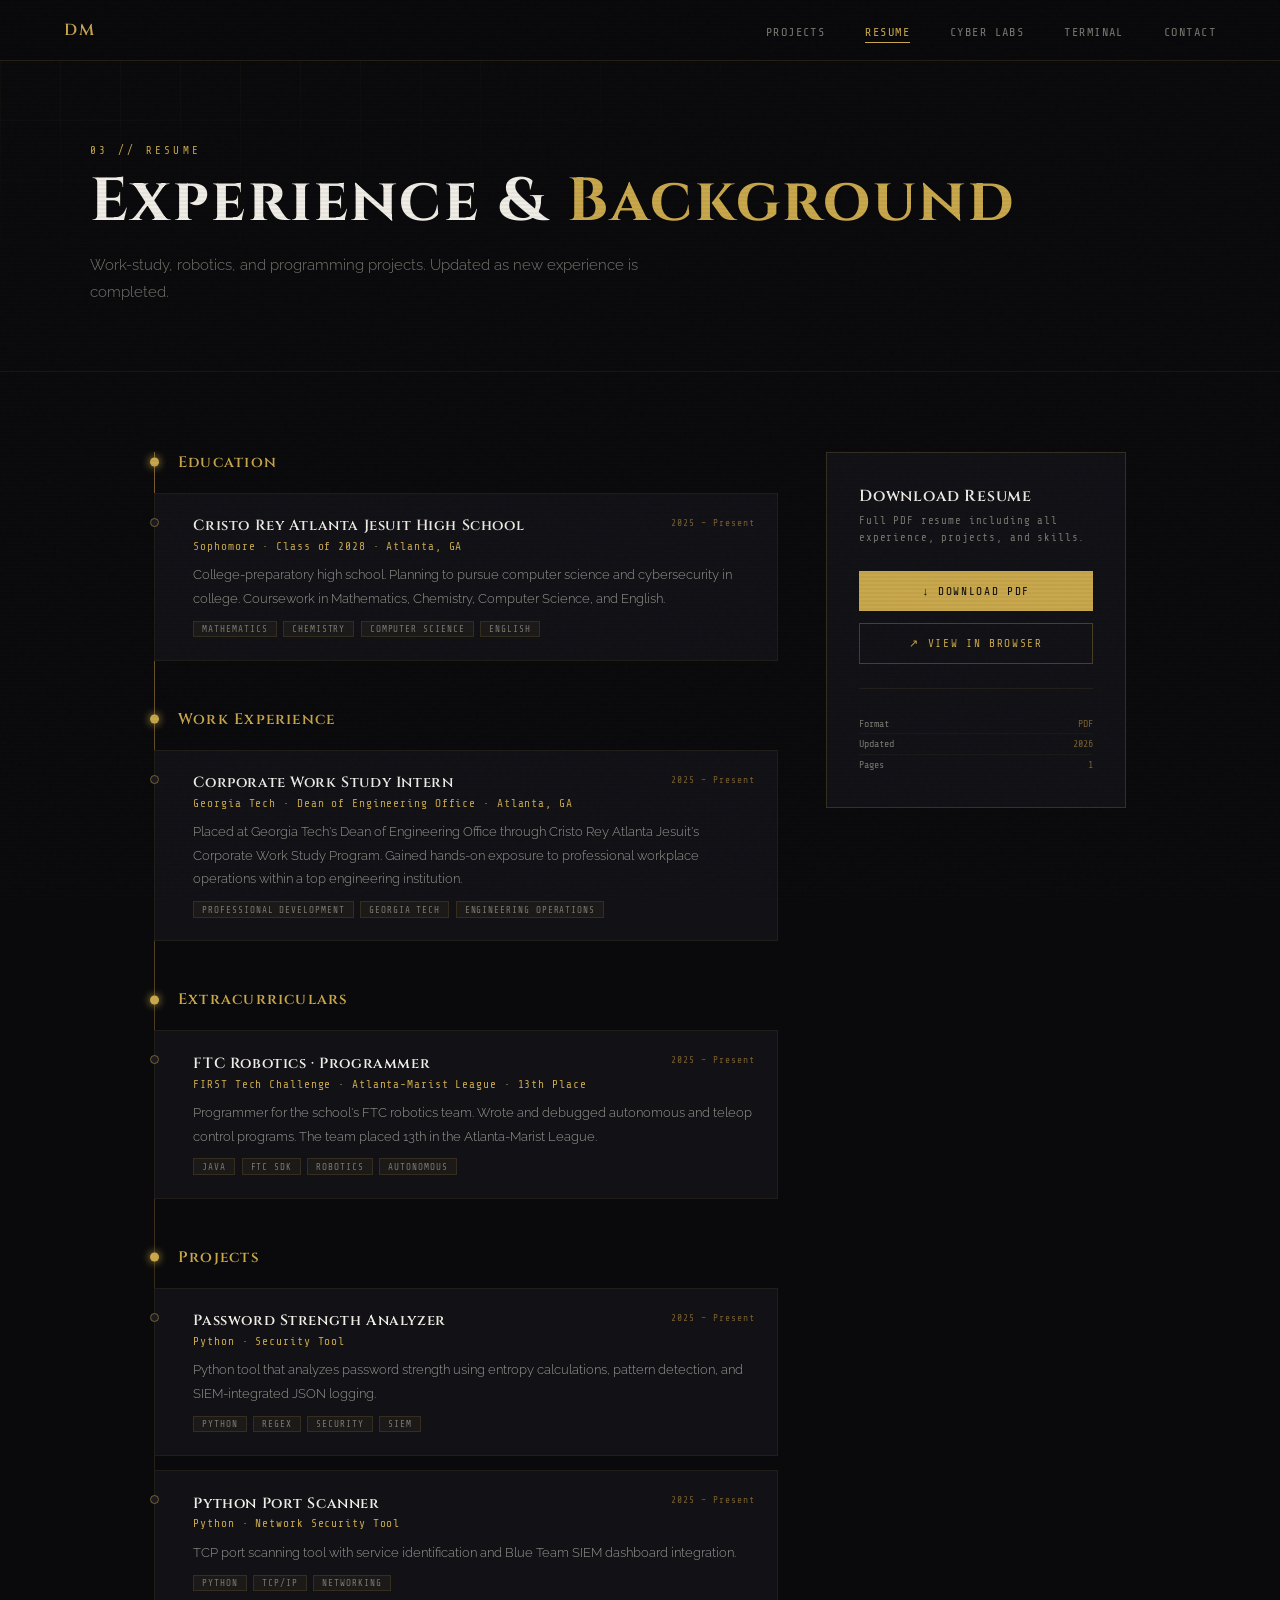
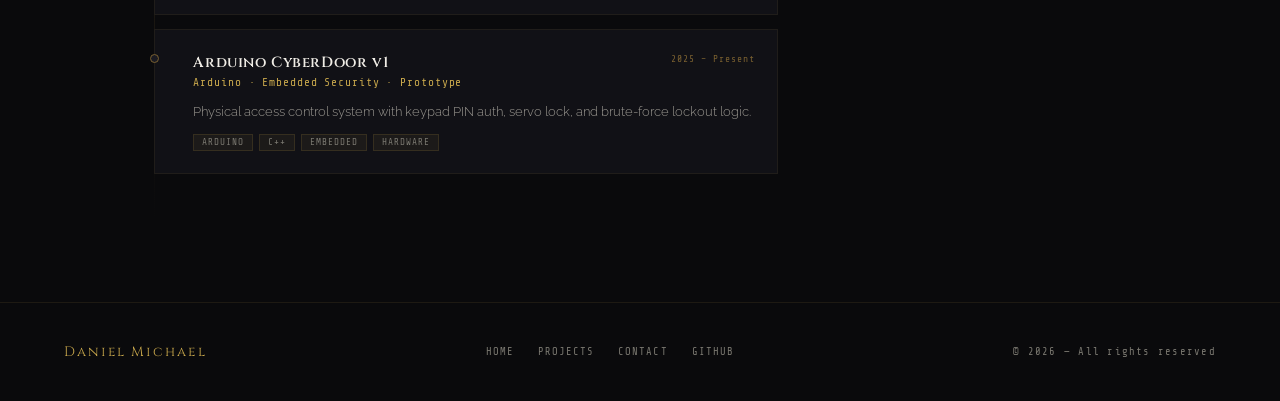
<file: resume.html>
<!DOCTYPE html>
<html lang="en">
<head>
  <meta charset="UTF-8" /><meta name="viewport" content="width=device-width, initial-scale=1.0" />
  <title>Resume | Daniel Michael</title>
  <link href="https://fonts.googleapis.com/css2?family=Share+Tech+Mono&family=Cinzel:wght@400;600;700&family=Raleway:wght@300;400;500&display=swap" rel="stylesheet" />
  <link rel="stylesheet" href="style.css" />
  <style>
    .resume-layout { display:grid; grid-template-columns:1fr 300px; gap:3rem; align-items:start; }
    .dl-card { border:1px solid rgba(201,168,76,.2); background:var(--obsidian-2); padding:2rem; position:sticky; top:6rem; }
    .dl-title { font-family:var(--font-display); font-size:1rem; font-weight:600; letter-spacing:.05em; color:var(--white); margin-bottom:.4rem; }
    .dl-sub { font-family:var(--font-mono); font-size:.67rem; color:var(--muted); letter-spacing:.08em; margin-bottom:1.5rem; line-height:1.6; }
    .btn-dl { display:flex; align-items:center; justify-content:center; gap:.5rem; width:100%; font-family:var(--font-mono); font-size:.7rem; letter-spacing:.15em; text-transform:uppercase; text-decoration:none; color:var(--obsidian); background:var(--gold); padding:.85rem 1.5rem; transition:background .25s; margin-bottom:.75rem; }
    .btn-dl:hover { background:var(--gold-light); }
    .btn-sec { display:flex; align-items:center; justify-content:center; gap:.5rem; width:100%; font-family:var(--font-mono); font-size:.7rem; letter-spacing:.15em; text-transform:uppercase; text-decoration:none; color:var(--gold); border:1px solid rgba(201,168,76,.3); padding:.8rem 1.5rem; transition:border-color .25s; }
    .btn-sec:hover { border-color:var(--gold); }
    .dl-meta { margin-top:1.5rem; padding-top:1.5rem; border-top:1px solid rgba(201,168,76,.1); }
    .meta-row { display:flex; justify-content:space-between; font-family:var(--font-mono); font-size:.63rem; color:var(--muted); padding:.28rem 0; border-bottom:1px solid rgba(201,168,76,.05); }
    .meta-row:last-child { border-bottom:none; }
    .meta-row span:last-child { color:var(--gold-dim); }

    .timeline { position:relative; }
    .timeline::before { content:''; position:absolute; left:0; top:0; bottom:0; width:1px; background:linear-gradient(to bottom,var(--gold-dim),transparent); }
    .tl-section { margin-bottom:3rem; }
    .tl-section-title { font-family:var(--font-display); font-size:.95rem; font-weight:600; letter-spacing:.08em; color:var(--gold); margin-bottom:1.25rem; padding-left:1.5rem; position:relative; }
    .tl-section-title::before { content:''; position:absolute; left:-4px; top:50%; transform:translateY(-50%); width:9px; height:9px; background:var(--gold); border-radius:50%; box-shadow:0 0 8px var(--gold); }
    .tl-item { padding:1.4rem 1.4rem 1.4rem 2.4rem; border:1px solid rgba(201,168,76,.08); background:var(--obsidian-2); margin-bottom:.9rem; position:relative; transition:border-color .3s; }
    .tl-item:hover { border-color:rgba(201,168,76,.25); }
    .tl-item::before { content:''; position:absolute; left:-5px; top:1.5rem; width:9px; height:9px; background:var(--obsidian-3); border:1px solid var(--gold-dim); border-radius:50%; }
    .tl-head { display:flex; align-items:flex-start; justify-content:space-between; gap:1rem; margin-bottom:.3rem; }
    .tl-title { font-family:var(--font-display); font-size:.92rem; font-weight:600; letter-spacing:.04em; color:var(--white); }
    .tl-date { font-family:var(--font-mono); font-size:.6rem; letter-spacing:.1em; color:var(--gold-dim); white-space:nowrap; flex-shrink:0; margin-top:.1rem; }
    .tl-org { font-family:var(--font-mono); font-size:.7rem; color:var(--gold); letter-spacing:.08em; margin-bottom:.65rem; }
    .tl-desc { font-size:.84rem; line-height:1.75; color:#9a9790; }
    .tl-chips { display:flex; flex-wrap:wrap; gap:.4rem; margin-top:.65rem; }
    .chip { font-family:var(--font-mono); font-size:.58rem; letter-spacing:.1em; padding:.15rem .5rem; background:rgba(201,168,76,.06); border:1px solid rgba(201,168,76,.14); color:var(--muted); text-transform:uppercase; }

    @media (max-width:900px) { .resume-layout { grid-template-columns:1fr; } .dl-card { position:static; } }
  </style>
</head>
<body>
  <nav>
    <a href="index.html" class="nav-logo">DM</a>
    <ul class="nav-links">
      <li><a href="projects.html">Projects</a></li>
      <li><a href="resume.html" class="active">Resume</a></li>
      <li><a href="labs.html">Cyber Labs</a></li>
      <li><a href="terminal.html">Terminal</a></li>
      <li><a href="contact.html">Contact</a></li>
    </ul>
  </nav>

  <div class="page-hero">
    <div class="page-hero-grid"></div>
    <div class="page-hero-inner">
      <p class="page-tag">03 // Resume</p>
      <h1 class="page-title">Experience &amp; <span>Background</span></h1>
      <p class="page-desc">Work-study, robotics, and programming projects. Updated as new experience is completed.</p>
    </div>
  </div>

  <div class="page-content">
    <div class="resume-layout reveal">
      <div class="timeline">

        <div class="tl-section">
          <p class="tl-section-title">Education</p>
          <div class="tl-item">
            <div class="tl-head"><span class="tl-title">Cristo Rey Atlanta Jesuit High School</span><span class="tl-date">2025 – Present</span></div>
            <p class="tl-org">Sophomore · Class of 2028 · Atlanta, GA</p>
            <p class="tl-desc">College-preparatory high school. Planning to pursue computer science and cybersecurity in college. Coursework in Mathematics, Chemistry, Computer Science, and English.</p>
            <div class="tl-chips"><span class="chip">Mathematics</span><span class="chip">Chemistry</span><span class="chip">Computer Science</span><span class="chip">English</span></div>
          </div>
        </div>

        <div class="tl-section">
          <p class="tl-section-title">Work Experience</p>
          <div class="tl-item">
            <div class="tl-head"><span class="tl-title">Corporate Work Study Intern</span><span class="tl-date">2025 – Present</span></div>
            <p class="tl-org">Georgia Tech · Dean of Engineering Office · Atlanta, GA</p>
            <p class="tl-desc">Placed at Georgia Tech's Dean of Engineering Office through Cristo Rey Atlanta Jesuit's Corporate Work Study Program. Gained hands-on exposure to professional workplace operations within a top engineering institution.</p>
            <div class="tl-chips"><span class="chip">Professional Development</span><span class="chip">Georgia Tech</span><span class="chip">Engineering Operations</span></div>
          </div>
        </div>

        <div class="tl-section">
          <p class="tl-section-title">Extracurriculars</p>
          <div class="tl-item">
            <div class="tl-head"><span class="tl-title">FTC Robotics · Programmer</span><span class="tl-date">2025 – Present</span></div>
            <p class="tl-org">FIRST Tech Challenge · Atlanta-Marist League · 13th Place</p>
            <p class="tl-desc">Programmer for the school's FTC robotics team. Wrote and debugged autonomous and teleop control programs. The team placed 13th in the Atlanta-Marist League.</p>
            <div class="tl-chips"><span class="chip">Java</span><span class="chip">FTC SDK</span><span class="chip">Robotics</span><span class="chip">Autonomous</span></div>
          </div>
        </div>

        <div class="tl-section">
          <p class="tl-section-title">Projects</p>
          <div class="tl-item">
            <div class="tl-head"><span class="tl-title">Password Strength Analyzer</span><span class="tl-date">2025 – Present</span></div>
            <p class="tl-org">Python · Security Tool</p>
            <p class="tl-desc">Python tool that analyzes password strength using entropy calculations, pattern detection, and SIEM-integrated JSON logging.</p>
            <div class="tl-chips"><span class="chip">Python</span><span class="chip">Regex</span><span class="chip">Security</span><span class="chip">SIEM</span></div>
          </div>
          <div class="tl-item">
            <div class="tl-head"><span class="tl-title">Python Port Scanner</span><span class="tl-date">2025 – Present</span></div>
            <p class="tl-org">Python · Network Security Tool</p>
            <p class="tl-desc">TCP port scanning tool with service identification and Blue Team SIEM dashboard integration.</p>
            <div class="tl-chips"><span class="chip">Python</span><span class="chip">TCP/IP</span><span class="chip">Networking</span></div>
          </div>
          <div class="tl-item">
            <div class="tl-head"><span class="tl-title">Arduino CyberDoor v1</span><span class="tl-date">2025 – Present</span></div>
            <p class="tl-org">Arduino · Embedded Security · Prototype</p>
            <p class="tl-desc">Physical access control system with keypad PIN auth, servo lock, and brute-force lockout logic.</p>
            <div class="tl-chips"><span class="chip">Arduino</span><span class="chip">C++</span><span class="chip">Embedded</span><span class="chip">Hardware</span></div>
          </div>
        </div>

      </div>

      <div class="dl-card">
        <p class="dl-title">Download Resume</p>
        <p class="dl-sub">Full PDF resume including all experience, projects, and skills.</p>
        <a href="resume.pdf" download class="btn-dl">↓ Download PDF</a>
        <a href="resume.pdf" target="_blank" class="btn-sec">↗ View in Browser</a>
        <div class="dl-meta">
          <div class="meta-row"><span>Format</span><span>PDF</span></div>
          <div class="meta-row"><span>Updated</span><span>2026</span></div>
          <div class="meta-row"><span>Pages</span><span>1</span></div>
        </div>
      </div>
    </div>
  </div>

  <footer>
    <span class="footer-name">Daniel Michael</span>
    <div class="footer-links"><a href="index.html">Home</a><a href="projects.html">Projects</a><a href="contact.html">Contact</a><a href="https://github.com/danielmichael20208" target="_blank">GitHub</a></div>
    <span class="footer-copy">© 2026 — All rights reserved</span>
  </footer>
  <script>
    const obs=new IntersectionObserver(e=>e.forEach(x=>{if(x.isIntersecting)x.target.classList.add('visible');}),{threshold:.05});
    document.querySelectorAll('.reveal').forEach(el=>obs.observe(el));
  </script>
</body>
</html>
</file>
<file: style.css>
*, *::before, *::after { box-sizing: border-box; margin: 0; padding: 0; }
:root {
  --obsidian:    #0a0a0c;
  --obsidian-2:  #111116;
  --obsidian-3:  #1a1a22;
  --gold:        #c9a84c;
  --gold-light:  #e8c96a;
  --gold-dim:    #7a6030;
  --white:       #f0ede6;
  --muted:       #7a7870;
  --green:       #3ddc84;
  --font-mono:   'Share Tech Mono', monospace;
  --font-display:'Cinzel', serif;
  --font-body:   'Raleway', sans-serif;
}
html { scroll-behavior: smooth; }
body { background: var(--obsidian); color: var(--white); font-family: var(--font-body); font-weight: 300; overflow-x: hidden; }
body::before { content:''; position:fixed; inset:0; background-image:url("data:image/svg+xml,%3Csvg viewBox='0 0 256 256' xmlns='http://www.w3.org/2000/svg'%3E%3Cfilter id='n'%3E%3CfeTurbulence type='fractalNoise' baseFrequency='0.9' numOctaves='4' stitchTiles='stitch'/%3E%3C/filter%3E%3Crect width='100%25' height='100%25' filter='url(%23n)' opacity='0.04'/%3E%3C/svg%3E"); pointer-events:none; z-index:9999; opacity:.4; }
body::after { content:''; position:fixed; inset:0; background:repeating-linear-gradient(0deg,transparent,transparent 2px,rgba(0,0,0,0.04) 2px,rgba(0,0,0,0.04) 4px); pointer-events:none; z-index:9998; }

nav { position:fixed; top:0; left:0; right:0; z-index:100; display:flex; align-items:center; justify-content:space-between; padding:1.2rem 4rem; background:rgba(10,10,12,.88); backdrop-filter:blur(12px); border-bottom:1px solid rgba(201,168,76,.15); }
.nav-logo { font-family:var(--font-display); font-size:1rem; font-weight:600; letter-spacing:.15em; color:var(--gold); text-decoration:none; }
.nav-links { display:flex; gap:2.5rem; list-style:none; }
.nav-links a { font-family:var(--font-mono); font-size:.75rem; letter-spacing:.12em; color:var(--muted); text-decoration:none; text-transform:uppercase; transition:color .2s; position:relative; }
.nav-links a::after { content:''; position:absolute; bottom:-4px; left:0; right:0; height:1px; background:var(--gold); transform:scaleX(0); transition:transform .2s; }
.nav-links a:hover,.nav-links a.active { color:var(--gold); }
.nav-links a:hover::after,.nav-links a.active::after { transform:scaleX(1); }

.page-hero { padding:9rem 4rem 4rem; position:relative; overflow:hidden; border-bottom:1px solid rgba(201,168,76,.08); }
.page-hero-grid { position:absolute; inset:0; background-image:linear-gradient(rgba(201,168,76,.03) 1px,transparent 1px),linear-gradient(90deg,rgba(201,168,76,.03) 1px,transparent 1px); background-size:60px 60px; mask-image:radial-gradient(ellipse 100% 100% at 0% 0%,black 30%,transparent 80%); }
.page-hero-inner { position:relative; z-index:1; max-width:1100px; margin:0 auto; }
.page-tag { font-family:var(--font-mono); font-size:.68rem; letter-spacing:.3em; color:var(--gold); text-transform:uppercase; margin-bottom:.75rem; opacity:0; animation:fadeUp .5s .1s forwards; }
.page-title { font-family:var(--font-display); font-size:clamp(2.2rem,5vw,3.8rem); font-weight:700; letter-spacing:.04em; color:var(--white); line-height:1.1; margin-bottom:1rem; opacity:0; animation:fadeUp .5s .25s forwards; }
.page-title span { color:var(--gold); }
.page-desc { font-size:.95rem; line-height:1.8; color:var(--muted); max-width:600px; opacity:0; animation:fadeUp .5s .4s forwards; }

.page-content { max-width:1100px; margin:0 auto; padding:5rem 4rem; }

section { padding:7rem 4rem; max-width:1100px; margin:0 auto; }
.section-label { font-family:var(--font-mono); font-size:.68rem; letter-spacing:.3em; color:var(--gold); text-transform:uppercase; margin-bottom:.75rem; display:flex; align-items:center; gap:1rem; }
.section-label::after { content:''; flex:1; height:1px; background:linear-gradient(to right,rgba(201,168,76,.4),transparent); }
.section-title { font-family:var(--font-display); font-size:clamp(1.8rem,4vw,2.8rem); font-weight:600; letter-spacing:.04em; color:var(--white); margin-bottom:3rem; }

.badge { font-family:var(--font-mono); font-size:.6rem; letter-spacing:.12em; padding:.2rem .65rem; border:1px solid; text-transform:uppercase; display:inline-block; }
.badge-live     { border-color:var(--green); color:var(--green); }
.badge-active   { border-color:var(--gold);  color:var(--gold);  }
.badge-partial  { border-color:#7a7030;      color:#a09040;      }
.badge-planned  { border-color:var(--muted); color:var(--muted); }
.badge-proto    { border-color:#6a4a7a;      color:#a080c0;      }
.badge-complete { border-color:var(--green); color:var(--green); }

footer { border-top:1px solid rgba(201,168,76,.1); padding:2.5rem 4rem; display:flex; align-items:center; justify-content:space-between; }
.footer-name { font-family:var(--font-display); font-size:.85rem; color:var(--gold); letter-spacing:.15em; }
.footer-copy { font-family:var(--font-mono); font-size:.65rem; color:var(--muted); letter-spacing:.12em; }
.footer-links { display:flex; gap:1.5rem; }
.footer-links a { font-family:var(--font-mono); font-size:.65rem; color:var(--muted); text-decoration:none; letter-spacing:.1em; text-transform:uppercase; transition:color .2s; }
.footer-links a:hover { color:var(--gold); }

@keyframes fadeUp { from{opacity:0;transform:translateY(20px)} to{opacity:1;transform:translateY(0)} }
.reveal { opacity:0; transform:translateY(30px); transition:opacity .7s ease,transform .7s ease; }
.reveal.visible { opacity:1; transform:translateY(0); }

@media (max-width:768px) {
  nav { padding:1rem 1.5rem; } .nav-links { gap:1.2rem; }
  .page-hero { padding:7rem 1.5rem 3rem; } .page-content { padding:3rem 1.5rem; }
  section { padding:5rem 1.5rem; }
  footer { flex-direction:column; gap:1.5rem; text-align:center; }
}
</file>
